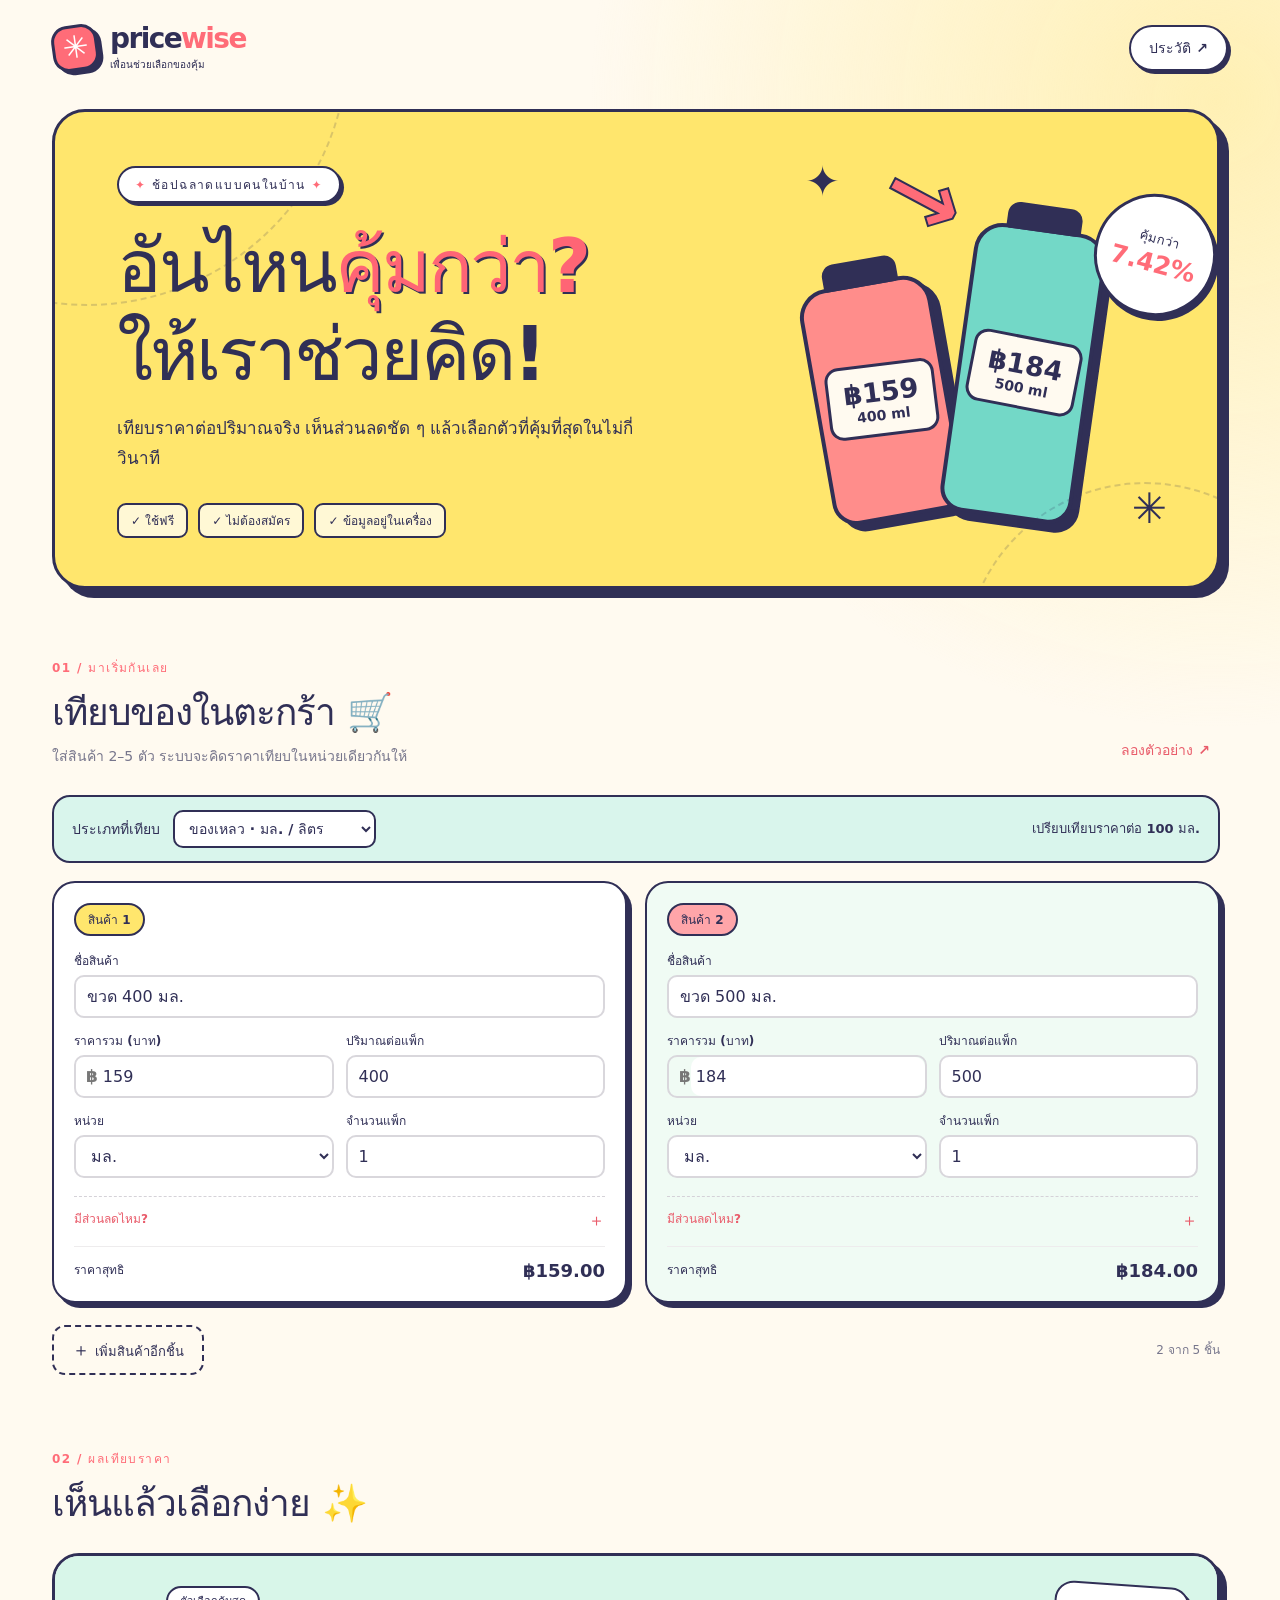
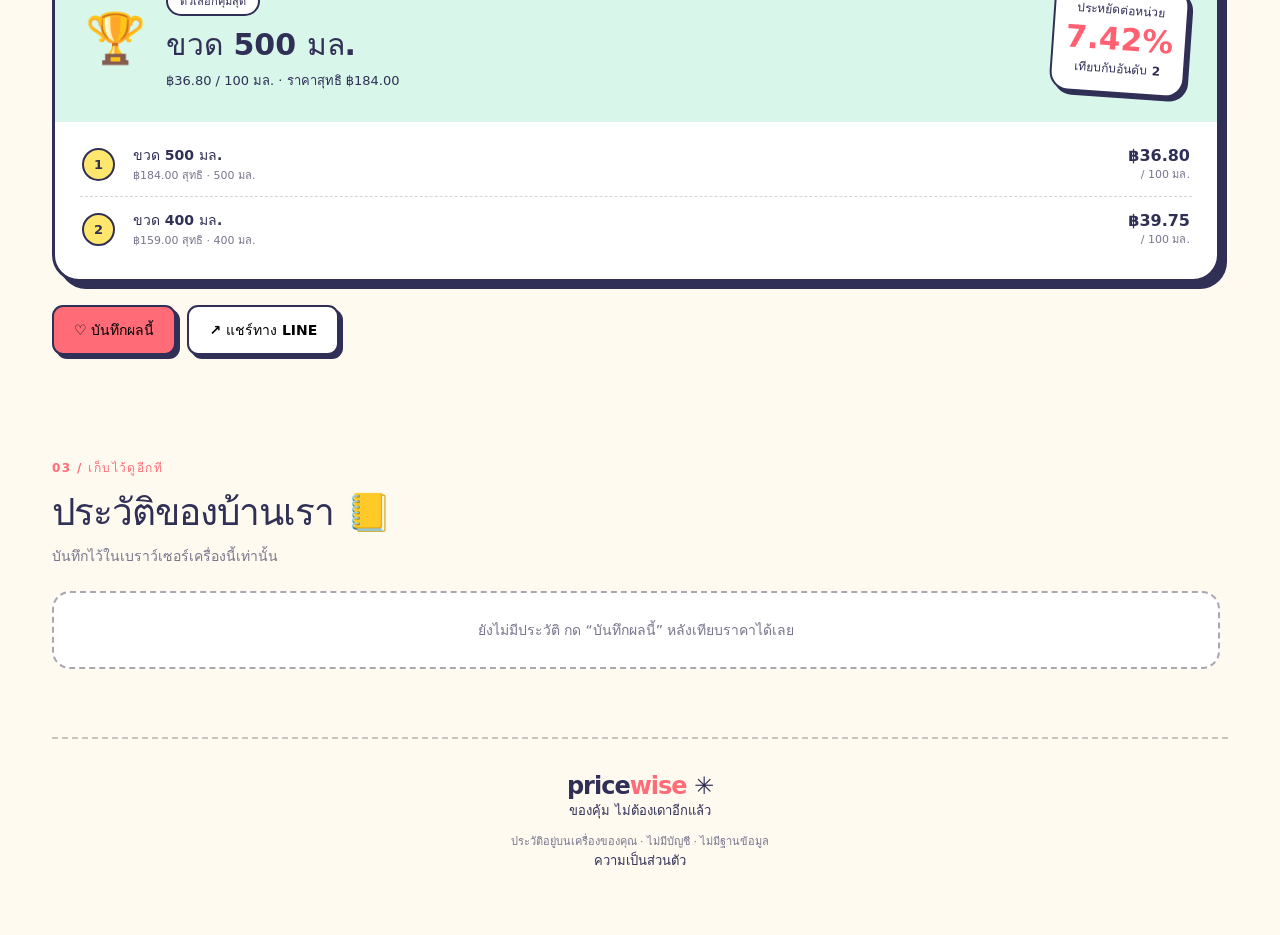
<file: index.html>
<!doctype html>
<html lang="th">
<head>
  <meta charset="utf-8">
  <meta name="viewport" content="width=device-width, initial-scale=1, viewport-fit=cover">
  <meta name="theme-color" content="#fff8e9">
  <meta name="description" content="PriceWise เทียบราคาต่อหน่วยให้คุ้มกว่าเดิม ใช้ฟรี บันทึกในเครื่อง และแชร์ผ่าน LINE">
  <meta name="color-scheme" content="light">
  <link rel="manifest" href="./manifest.webmanifest">
  <link rel="icon" href="./icon.svg" type="image/svg+xml">
  <link rel="apple-touch-icon" href="./icon-192.png">
  <link rel="stylesheet" href="./styles.css">
  <title>PriceWise — เทียบให้ชัวร์ คุ้มทุกชิ้น</title>
</head>
<body>
  <div class="page-shell">
    <header class="topbar">
      <a class="brand" href="#top" aria-label="PriceWise หน้าแรก"><span class="brand-icon">✳</span><span>price<span class="brand-accent">wise</span><small>เพื่อนช่วยเลือกของคุ้ม</small></span></a>
      <div class="top-actions"><button id="installButton" class="icon-button install-button" type="button" hidden>＋ ติดตั้ง</button><a class="history-link" href="#history">ประวัติ <span aria-hidden="true">↗</span></a></div>
    </header>

    <main id="top">
      <section class="hero" aria-labelledby="heroTitle">
        <div class="hero-content">
          <div class="eyebrow"><span class="sparkle">✦</span> ช้อปฉลาดแบบคนในบ้าน <span class="sparkle">✦</span></div>
          <h1 id="heroTitle">อันไหน<span class="highlight">คุ้มกว่า?</span><br>ให้เราช่วยคิด!</h1>
          <p>เทียบราคาต่อปริมาณจริง เห็นส่วนลดชัด ๆ แล้วเลือกตัวที่คุ้มที่สุดในไม่กี่วินาที</p>
          <div class="hero-badges"><span>✓ ใช้ฟรี</span><span>✓ ไม่ต้องสมัคร</span><span>✓ ข้อมูลอยู่ในเครื่อง</span></div>
        </div>
        <div class="hero-art" aria-hidden="true"><span class="doodle star-one">✳</span><span class="doodle star-two">✦</span><div class="art-bottle bottle-one"><div class="bottle-cap"></div><div class="bottle-label">฿159<small>400 ml</small></div></div><div class="art-bottle bottle-two"><div class="bottle-cap"></div><div class="bottle-label">฿184<small>500 ml</small></div></div><div class="art-arrow">↘</div><div class="art-sticker">คุ้มกว่า<br><strong>7.42%</strong></div></div>
      </section>

      <section class="workspace" aria-labelledby="compareTitle">
        <div class="section-heading"><div><span class="section-kicker">01 / มาเริ่มกันเลย</span><h2 id="compareTitle">เทียบของในตะกร้า <span aria-hidden="true">🛒</span></h2><p>ใส่สินค้า 2–5 ตัว ระบบจะคิดราคาเทียบในหน่วยเดียวกันให้</p></div><button id="sampleButton" class="text-button" type="button">ลองตัวอย่าง ↗</button></div>
        <div class="unit-panel"><label for="category">ประเภทที่เทียบ</label><select id="category"><option value="volume">ของเหลว · มล. / ลิตร</option><option value="mass">น้ำหนัก · กรัม / กก.</option><option value="count">จำนวน · ชิ้น</option></select><p id="unitHint">เปรียบเทียบราคาต่อ 100 มล.</p></div>
        <div id="products" class="product-grid" aria-live="polite"></div>
        <div class="product-footer"><button id="addButton" class="add-button" type="button"><span aria-hidden="true">＋</span> เพิ่มสินค้าอีกชิ้น</button><span id="productCount">2 จาก 5 ชิ้น</span></div>
      </section>

      <section class="result-section" aria-labelledby="resultTitle"><div class="section-heading compact"><div><span class="section-kicker">02 / ผลเทียบราคา</span><h2 id="resultTitle">เห็นแล้วเลือกง่าย <span aria-hidden="true">✨</span></h2></div></div><div id="result" aria-live="polite"></div><div class="result-actions"><button id="saveButton" class="primary-button" type="button">♡ บันทึกผลนี้</button><button id="shareButton" class="secondary-button" type="button">↗ แชร์ทาง LINE</button></div><p id="status" role="status" class="status-message"></p></section>

      <section id="history" class="history-section" aria-labelledby="historyTitle"><div class="section-heading compact"><div><span class="section-kicker">03 / เก็บไว้ดูอีกที</span><h2 id="historyTitle">ประวัติของบ้านเรา <span aria-hidden="true">📒</span></h2><p>บันทึกไว้ในเบราว์เซอร์เครื่องนี้เท่านั้น</p></div></div><div id="historyList"></div></section>
    </main>

    <footer><div class="footer-brand">price<span>wise</span> ✳</div><p>ของคุ้ม ไม่ต้องเดาอีกแล้ว</p><small>ประวัติอยู่บนเครื่องของคุณ · ไม่มีบัญชี · ไม่มีฐานข้อมูล</small><p><a href="./privacy.html">ความเป็นส่วนตัว</a></p></footer>
  </div>
  <template id="productTemplate"><article class="product-card"><div class="card-top"><span class="product-badge"></span><button class="remove-button" type="button" aria-label="ลบสินค้า">×</button></div><label class="field"><span>ชื่อสินค้า</span><input class="name-input" type="text" maxlength="60" placeholder="เช่น นมขวดใหญ่" autocomplete="off"></label><div class="field-row"><label class="field"><span>ราคารวม (บาท)</span><div class="input-wrap"><span>฿</span><input class="price-input" type="number" min="0.01" step="0.01" inputmode="decimal" placeholder="0.00"></div></label><label class="field"><span>ปริมาณต่อแพ็ก</span><input class="quantity-input" type="number" min="0.01" step="0.01" inputmode="decimal" placeholder="0"></label></div><div class="field-row"><label class="field"><span>หน่วย</span><select class="unit-input"></select></label><label class="field"><span>จำนวนแพ็ก</span><input class="pack-input" type="number" min="1" step="1" inputmode="numeric" value="1"></label></div><details class="discount-details"><summary>มีส่วนลดไหม? <span>＋</span></summary><div class="field-row"><label class="field"><span>ลดราคา (%)</span><input class="percent-input" type="number" min="0" max="100" step="0.01" inputmode="decimal" placeholder="0"></label><label class="field"><span>คูปองลด (บาท)</span><input class="coupon-input" type="number" min="0" step="0.01" inputmode="decimal" placeholder="0"></label></div><p>คิดส่วนลด % จากราคารวมก่อน แล้วหักคูปอง</p></details><div class="card-bottom"><span>ราคาสุทธิ</span><strong class="net-price">—</strong></div></article></template>
  <script type="module" src="./app.js"></script>
</body>
</html>
</file>
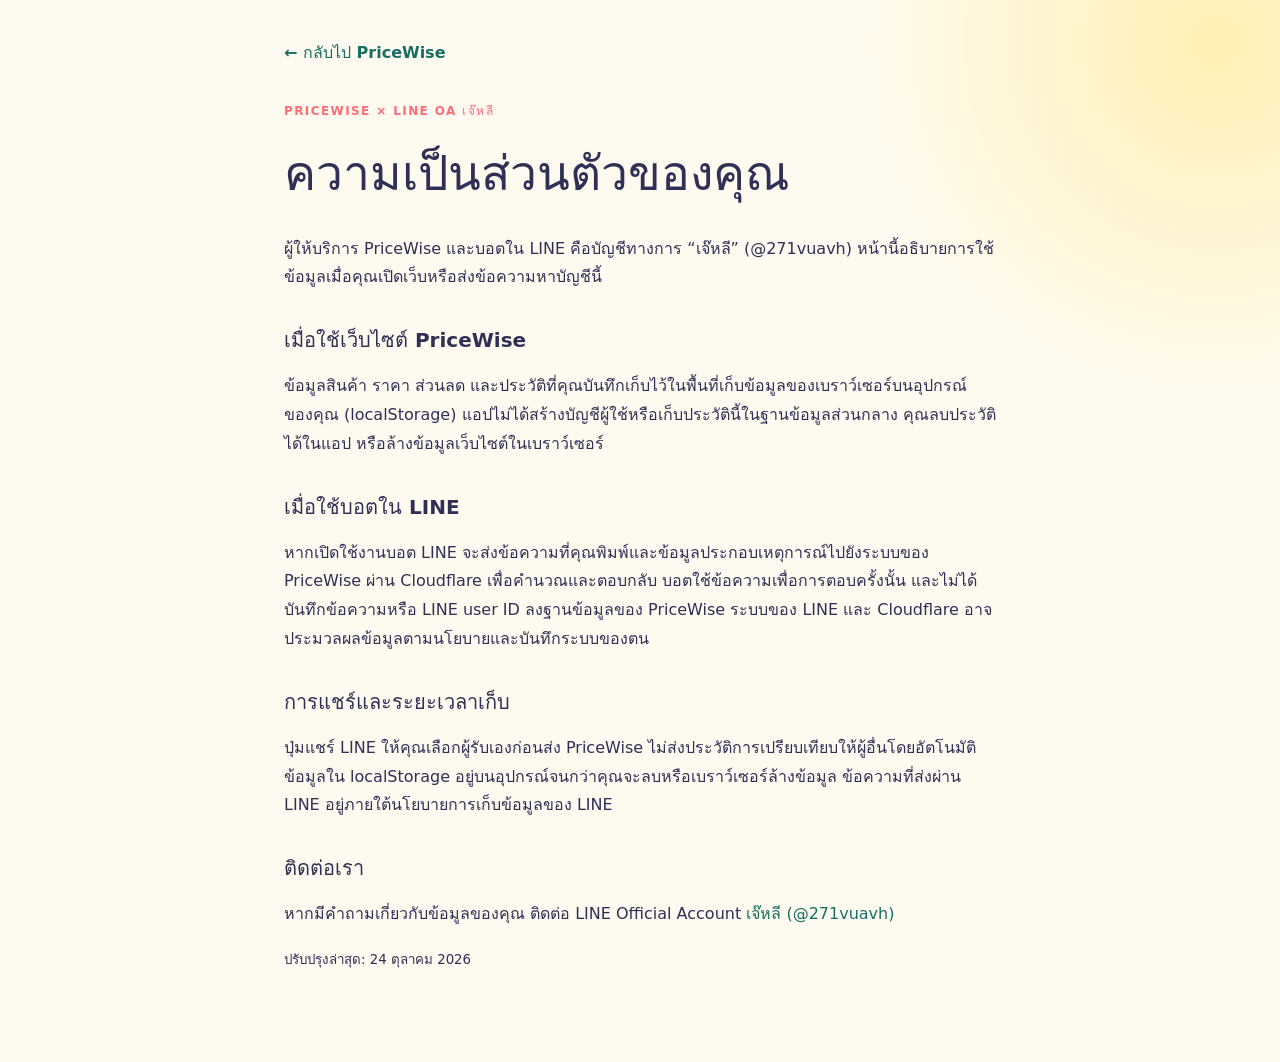
<file: privacy.html>
<!doctype html>
<html lang="th">
<head>
  <meta charset="utf-8">
  <meta name="viewport" content="width=device-width, initial-scale=1">
  <meta name="theme-color" content="#fff8e9">
  <meta name="description" content="นโยบายความเป็นส่วนตัวของ PriceWise และ LINE OA เจ๊หลี">
  <link rel="icon" href="./icon.svg" type="image/svg+xml">
  <link rel="stylesheet" href="./styles.css">
  <title>ความเป็นส่วนตัว — PriceWise</title>
  <style>
    .privacy-page { max-width: 760px; margin: 0 auto; padding: 40px 24px 72px; }
    .privacy-page h1 { font-size: clamp(2rem, 7vw, 3rem); margin: 8px 0 24px; }
    .privacy-page h2 { font-size: 1.25rem; margin: 32px 0 10px; }
    .privacy-page p, .privacy-page li { line-height: 1.8; }
    .privacy-page ul { padding-left: 24px; }
    .privacy-page a { color: #166f63; }
    .privacy-back { display: inline-block; margin-bottom: 24px; font-weight: 700; }
  </style>
</head>
<body>
  <div class="page-shell">
    <main class="privacy-page">
      <a class="privacy-back" href="./">← กลับไป PriceWise</a>
      <p class="section-kicker">PRICEWISE × LINE OA เจ๊หลี</p>
      <h1>ความเป็นส่วนตัวของคุณ</h1>
      <p>ผู้ให้บริการ PriceWise และบอตใน LINE คือบัญชีทางการ “เจ๊หลี” (@271vuavh) หน้านี้อธิบายการใช้ข้อมูลเมื่อคุณเปิดเว็บหรือส่งข้อความหาบัญชีนี้</p>

      <h2>เมื่อใช้เว็บไซต์ PriceWise</h2>
      <p>ข้อมูลสินค้า ราคา ส่วนลด และประวัติที่คุณบันทึกเก็บไว้ในพื้นที่เก็บข้อมูลของเบราว์เซอร์บนอุปกรณ์ของคุณ (localStorage) แอปไม่ได้สร้างบัญชีผู้ใช้หรือเก็บประวัตินี้ในฐานข้อมูลส่วนกลาง คุณลบประวัติได้ในแอป หรือล้างข้อมูลเว็บไซต์ในเบราว์เซอร์</p>

      <h2>เมื่อใช้บอตใน LINE</h2>
      <p>หากเปิดใช้งานบอต LINE จะส่งข้อความที่คุณพิมพ์และข้อมูลประกอบเหตุการณ์ไปยังระบบของ PriceWise ผ่าน Cloudflare เพื่อคำนวณและตอบกลับ บอตใช้ข้อความเพื่อการตอบครั้งนั้น และไม่ได้บันทึกข้อความหรือ LINE user ID ลงฐานข้อมูลของ PriceWise ระบบของ LINE และ Cloudflare อาจประมวลผลข้อมูลตามนโยบายและบันทึกระบบของตน</p>

      <h2>การแชร์และระยะเวลาเก็บ</h2>
      <p>ปุ่มแชร์ LINE ให้คุณเลือกผู้รับเองก่อนส่ง PriceWise ไม่ส่งประวัติการเปรียบเทียบให้ผู้อื่นโดยอัตโนมัติ ข้อมูลใน localStorage อยู่บนอุปกรณ์จนกว่าคุณจะลบหรือเบราว์เซอร์ล้างข้อมูล ข้อความที่ส่งผ่าน LINE อยู่ภายใต้นโยบายการเก็บข้อมูลของ LINE</p>

      <h2>ติดต่อเรา</h2>
      <p>หากมีคำถามเกี่ยวกับข้อมูลของคุณ ติดต่อ LINE Official Account <a href="https://line.me/R/ti/p/@271vuavh">เจ๊หลี (@271vuavh)</a></p>
      <p><small>ปรับปรุงล่าสุด: 24 ตุลาคม 2026</small></p>
    </main>
  </div>
</body>
</html>
</file>
<file: styles.css>
:root{font-family:Prompt,Thonburi,system-ui,-apple-system,sans-serif;color:#302f56;background:#fffaf0;font-synthesis:none}*{box-sizing:border-box}html{scroll-behavior:smooth}body{margin:0;background:radial-gradient(circle at 95% 4%,#fff0b4 0,transparent 23%),#fffaf0}button,input,select{font:inherit}button{cursor:pointer}a{color:inherit;text-decoration:none}.page-shell{max-width:1240px;margin:auto;padding:0 32px}.topbar{height:96px;display:flex;align-items:center;justify-content:space-between}.brand{display:flex;align-items:center;gap:12px;font-weight:800;font-size:28px;letter-spacing:-1.6px;line-height:.95}.brand-icon{display:grid;place-items:center;background:#ff6c78;color:#fff;width:46px;height:46px;border:3px solid #302f56;border-radius:16px;box-shadow:4px 4px 0 #302f56;font-size:31px;transform:rotate(-8deg)}.brand-accent,.footer-brand span{color:#ff6c78}.brand small{display:block;font-size:10px;letter-spacing:0;font-weight:500;margin-top:7px}.top-actions{display:flex;align-items:center;gap:13px}.history-link,.icon-button{font-size:14px;font-weight:700;border:2px solid #302f56;border-radius:999px;padding:10px 18px;background:#fff;box-shadow:3px 3px 0 #302f56}.icon-button{background:#d4f5ed}.hero{position:relative;overflow:hidden;min-height:445px;border:3px solid #302f56;border-radius:33px;background:#ffe66d;box-shadow:9px 9px 0 #302f56;display:grid;grid-template-columns:1fr 430px;margin:13px 8px 68px 0}.hero:before,.hero:after{content:"";position:absolute;border:2px dashed #302f56;border-radius:50%;opacity:.18}.hero:before{width:520px;height:520px;left:-230px;top:-330px}.hero:after{width:360px;height:360px;right:-110px;bottom:-260px}.hero-content{padding:54px 0 48px 62px;position:relative;z-index:1}.eyebrow,.section-kicker{text-transform:uppercase;font-size:12px;font-weight:800;letter-spacing:1.4px}.eyebrow{display:inline-block;background:#fff;border:2px solid #302f56;border-radius:999px;padding:7px 16px;box-shadow:3px 3px 0 #302f56}.sparkle{color:#ff6c78}.hero h1{font-size:clamp(44px,5.8vw,75px);line-height:1.19;letter-spacing:-3px;margin:20px 0 13px;font-weight:800}.highlight{color:#ff6575;position:relative;text-shadow:2px 2px 0 #302f56}.hero p{max-width:530px;font-size:17px;line-height:1.8;margin:0}.hero-badges{display:flex;flex-wrap:wrap;gap:10px;margin-top:29px}.hero-badges span{font-weight:600;background:#fff8d5;border:2px solid #302f56;padding:6px 12px;border-radius:9px;font-size:12px}.hero-art{position:relative;min-height:430px}.art-bottle{position:absolute;bottom:67px;width:133px;border:4px solid #302f56;border-radius:29px 29px 24px 24px;box-shadow:8px 8px 0 #302f56;display:flex;align-items:center;justify-content:center}.bottle-one{height:238px;left:28px;background:#ff8d8b;transform:rotate(-10deg)}.bottle-two{height:292px;left:170px;background:#73d8c7;transform:rotate(8deg)}.bottle-cap{position:absolute;top:-27px;width:75px;height:27px;background:#302f56;border-radius:12px 12px 4px 4px}.bottle-label{width:110px;background:#fffaf0;border:3px solid #302f56;border-radius:14px;text-align:center;font-size:27px;font-weight:800;line-height:1.15;padding:10px 2px;transform:rotate(3deg)}.bottle-label small{display:block;font-size:14px}.art-arrow{position:absolute;top:33px;left:95px;font-size:95px;font-weight:800;transform:rotate(-17deg);color:#ff6c78;-webkit-text-stroke:2px #302f56}.art-sticker{position:absolute;right:1px;top:82px;background:#fff;border:3px solid #302f56;border-radius:50%;width:122px;height:122px;display:grid;place-content:center;text-align:center;font-size:13px;line-height:1.25;font-weight:700;transform:rotate(15deg);box-shadow:4px 4px 0 #302f56}.art-sticker strong{font-size:25px;color:#ff6c78}.doodle{position:absolute;font-size:42px;color:#302f56}.star-one{right:50px;bottom:53px}.star-two{left:18px;top:45px}.workspace,.result-section,.history-section{margin:0 8px 68px 0}.section-heading{display:flex;justify-content:space-between;align-items:end;gap:20px;margin-bottom:24px}.section-kicker{color:#ff6c78}.section-heading h2{font-size:clamp(27px,3vw,37px);letter-spacing:-1px;margin:5px 0 1px}.section-heading p{font-size:14px;color:#77768c;margin:4px 0}.text-button{border:0;background:transparent;color:#e95c6b;font-size:14px;font-weight:800;white-space:nowrap;padding:10px}.unit-panel{display:flex;align-items:center;gap:13px;background:#d9f5ec;border:2px solid #302f56;border-radius:18px;padding:13px 18px;margin-bottom:18px}.unit-panel label{font-size:14px;font-weight:700}.unit-panel select{background:#fff;border:2px solid #302f56;border-radius:10px;padding:8px 33px 8px 10px;color:#302f56;font-size:14px;font-weight:600}.unit-panel p{margin:0 0 0 auto;font-size:13px;font-weight:600}.product-grid{display:grid;grid-template-columns:repeat(2,minmax(0,1fr));gap:18px}.product-card{background:#fff;border:2px solid #302f56;border-radius:23px;padding:20px;box-shadow:5px 5px 0 #302f56;min-width:0}.product-card.winner-card{background:#f0fbf4}.card-top{display:flex;justify-content:space-between;align-items:center;margin-bottom:15px}.product-badge{font-size:12px;font-weight:800;border:2px solid #302f56;border-radius:999px;padding:5px 12px;background:#ffe66d}.product-card:nth-child(2n) .product-badge{background:#ffa5a9}.product-card:nth-child(3n) .product-badge{background:#addeda}.remove-button{border:0;background:#f6f3e9;color:#302f56;width:31px;height:31px;border-radius:50%;font-size:21px;line-height:1}.remove-button:disabled{visibility:hidden}.field{display:block;min-width:0}.field span{display:block;font-size:12px;font-weight:700;margin-bottom:5px}.field input,.field select{width:100%;height:43px;border:2px solid #d9d7dc;border-radius:10px;background:#fff;color:#302f56;padding:0 11px;outline:none}.field input:focus,.field select:focus{border-color:#ff6c78;box-shadow:0 0 0 3px #ff6c7830}.field-row{display:grid;grid-template-columns:1fr 1fr;gap:12px;margin-top:13px}.input-wrap{display:flex;align-items:center;border:2px solid #d9d7dc;border-radius:10px;height:43px;padding-left:10px}.input-wrap:focus-within{border-color:#ff6c78;box-shadow:0 0 0 3px #ff6c7830}.input-wrap span{font-size:17px;margin:0;color:#777}.input-wrap input{border:0;height:39px;padding-left:5px}.input-wrap input:focus{box-shadow:none}.discount-details{border-top:1px dashed #d5d2d8;margin-top:18px;padding-top:12px}.discount-details summary{cursor:pointer;font-size:12px;font-weight:700;color:#e95c6b;list-style:none}.discount-details summary::-webkit-details-marker{display:none}.discount-details summary span{float:right;font-size:17px}.discount-details p{font-size:11px;color:#77768c;margin:7px 0 0}.card-bottom{border-top:1px solid #eeeced;margin-top:18px;padding-top:13px;display:flex;justify-content:space-between;font-size:12px}.card-bottom strong{font-size:18px}.product-footer{display:flex;justify-content:space-between;align-items:center;margin-top:22px}.add-button{border:2px dashed #302f56;background:#fffaf0;border-radius:13px;padding:11px 18px;font-size:13px;font-weight:800;color:#302f56}.add-button span{font-size:18px}.add-button:disabled{opacity:.5;cursor:not-allowed}.product-footer>span{font-size:12px;color:#77768c}.compact{margin-bottom:20px}.result-section{padding-top:5px}.result-card{border:3px solid #302f56;border-radius:27px;background:#fff;box-shadow:7px 7px 0 #302f56;overflow:hidden}.result-hero{background:#d8f6e9;padding:28px 30px;display:flex;gap:20px;align-items:center}.trophy{font-size:49px;flex:none}.result-tag{display:inline-block;background:#fff;border:2px solid #302f56;border-radius:99px;padding:4px 12px;font-size:11px;font-weight:800}.result-hero h3{font-size:30px;margin:5px 0 2px}.result-hero p{margin:0;font-size:13px}.result-stat{margin-left:auto;text-align:center;background:#fff;border:2px solid #302f56;border-radius:19px;min-width:135px;padding:14px 10px;transform:rotate(4deg);box-shadow:4px 4px 0 #302f56;font-size:12px;font-weight:700}.result-stat strong{font-size:31px;display:block;color:#ff6172;line-height:1.3}.ranking{padding:10px 25px 18px}.ranking-row{display:grid;grid-template-columns:38px 1fr auto;align-items:center;gap:13px;padding:12px 2px;border-bottom:1px dashed #d7d3db}.ranking-row:last-child{border:0}.rank-number{border-radius:50%;background:#ffe66d;border:2px solid #302f56;width:33px;height:33px;display:grid;place-items:center;font-weight:800;font-size:13px}.rank-name{font-weight:700;font-size:14px;min-width:0;overflow-wrap:anywhere}.rank-name small{display:block;color:#77768c;font-size:11px;font-weight:500}.rank-price{text-align:right;font-size:16px;font-weight:800}.rank-price small{display:block;font-size:11px;font-weight:500;color:#77768c}.empty-result,.empty-history{background:#fff;border:2px dashed #aaa7b1;border-radius:18px;padding:26px;text-align:center;color:#77768c;font-size:14px}.result-actions{display:flex;gap:11px;margin-top:23px}.primary-button,.secondary-button{padding:12px 20px;border:2px solid #302f56;border-radius:11px;font-size:14px;font-weight:800;box-shadow:4px 4px 0 #302f56}.primary-button{background:#ff6c78}.secondary-button{background:#fff}.primary-button:disabled,.secondary-button:disabled{opacity:.45;cursor:not-allowed}.status-message{font-size:13px;min-height:20px;margin:14px 0 0;color:#277a65}.history-item{background:#fff;border:2px solid #302f56;border-radius:16px;padding:14px 18px;margin-bottom:11px;display:flex;align-items:center;gap:12px;box-shadow:3px 3px 0 #302f56}.history-item strong{display:block;font-size:14px}.history-item small{color:#77768c;font-size:11px}.history-item .history-meta{flex:1}.history-item button{border:0;background:#ffe66d;padding:7px 10px;border-radius:8px;font-size:12px;font-weight:700}.history-item .delete-history{background:#f8ecec;color:#bd5362}footer{border-top:2px dashed #cac4c1;text-align:center;padding:33px 0 55px}.footer-brand{font-size:24px;font-weight:800;letter-spacing:-1px}footer p{font-size:13px;margin:0 0 9px}footer small{font-size:11px;color:#77768c}button:hover:not(:disabled){filter:brightness(.97);transform:translateY(-1px)}button:focus-visible,a:focus-visible,summary:focus-visible{outline:3px solid #ff6c78;outline-offset:3px}[hidden]{display:none!important}
@media(max-width:850px){.page-shell{padding:0 20px}.hero{grid-template-columns:1fr 300px}.hero-content{padding:43px 0 40px 35px}.hero-art{transform:scale(.75);transform-origin:center right}.hero h1{font-size:51px}.hero p{font-size:14px}.unit-panel{flex-wrap:wrap}.unit-panel p{margin-left:0;width:100%}}
@media(max-width:650px){.page-shell{padding:0 16px}.topbar{height:77px}.brand{font-size:23px}.brand-icon{height:39px;width:39px;font-size:26px}.history-link{font-size:12px;padding:8px 12px}.hero{grid-template-columns:1fr;margin:4px 5px 53px 0;min-height:0;border-radius:25px}.hero-content{padding:28px 23px 8px}.hero h1{font-size:clamp(40px,11vw,54px);margin:15px 0 8px;letter-spacing:-2px}.hero p{font-size:13px;line-height:1.7}.hero-badges{gap:5px;margin-top:16px}.hero-badges span{font-size:10px;padding:4px 7px}.hero-art{height:210px;min-height:210px;transform:scale(.58);transform-origin:top center;width:430px;justify-self:center;margin-bottom:-85px}.art-bottle{bottom:45px}.art-sticker{top:30px;right:10px}.art-arrow{top:-16px}.workspace,.result-section,.history-section{margin-right:4px;margin-bottom:48px}.section-heading{align-items:start}.section-heading h2{font-size:27px}.section-heading p{font-size:12px}.text-button{font-size:12px}.unit-panel{gap:8px;padding:13px}.unit-panel label{font-size:12px}.unit-panel select{font-size:12px;max-width:210px}.unit-panel p{font-size:11px}.product-grid{grid-template-columns:1fr;gap:14px}.product-card{padding:17px}.result-hero{padding:20px 17px;gap:9px;flex-wrap:wrap}.trophy{font-size:34px}.result-hero h3{font-size:22px}.result-hero p{font-size:11px}.result-stat{min-width:106px;padding:7px;font-size:10px;margin-left:auto}.result-stat strong{font-size:24px}.ranking{padding:6px 14px 12px}.ranking-row{gap:7px;grid-template-columns:33px 1fr auto}.rank-name{font-size:12px}.rank-price{font-size:14px}.result-actions{display:grid;grid-template-columns:1fr 1fr}.primary-button,.secondary-button{font-size:12px;padding:10px 5px}.history-item{padding:11px;gap:6px;flex-wrap:wrap}.history-item .history-meta{flex-basis:100%}}
@media(max-width:650px){.hero{grid-template-columns:minmax(0,1fr)}.hero-content{min-width:0}}
@media(max-width:650px){.hero-content{padding-bottom:4px}.hero-art{width:100%;height:205px;min-height:205px;margin:0;transform:none;justify-self:stretch}.art-bottle{bottom:19px;width:75px;border-width:3px;box-shadow:4px 4px 0 #302f56;border-radius:18px}.bottle-one{height:130px;left:24%}.bottle-two{height:155px;left:51%}.bottle-cap{top:-15px;width:44px;height:15px}.bottle-label{width:64px;border-width:2px;border-radius:8px;font-size:15px;padding:6px 2px}.bottle-label small{font-size:9px}.art-arrow{top:-8px;left:37%;font-size:49px;-webkit-text-stroke:1px #302f56}.art-sticker{width:75px;height:75px;right:6%;top:37px;font-size:8px;border-width:2px;box-shadow:2px 2px 0 #302f56}.art-sticker strong{font-size:16px}.star-one{right:17px;bottom:5px;font-size:24px}.star-two{left:16px;top:25px;font-size:24px}}
</file>
